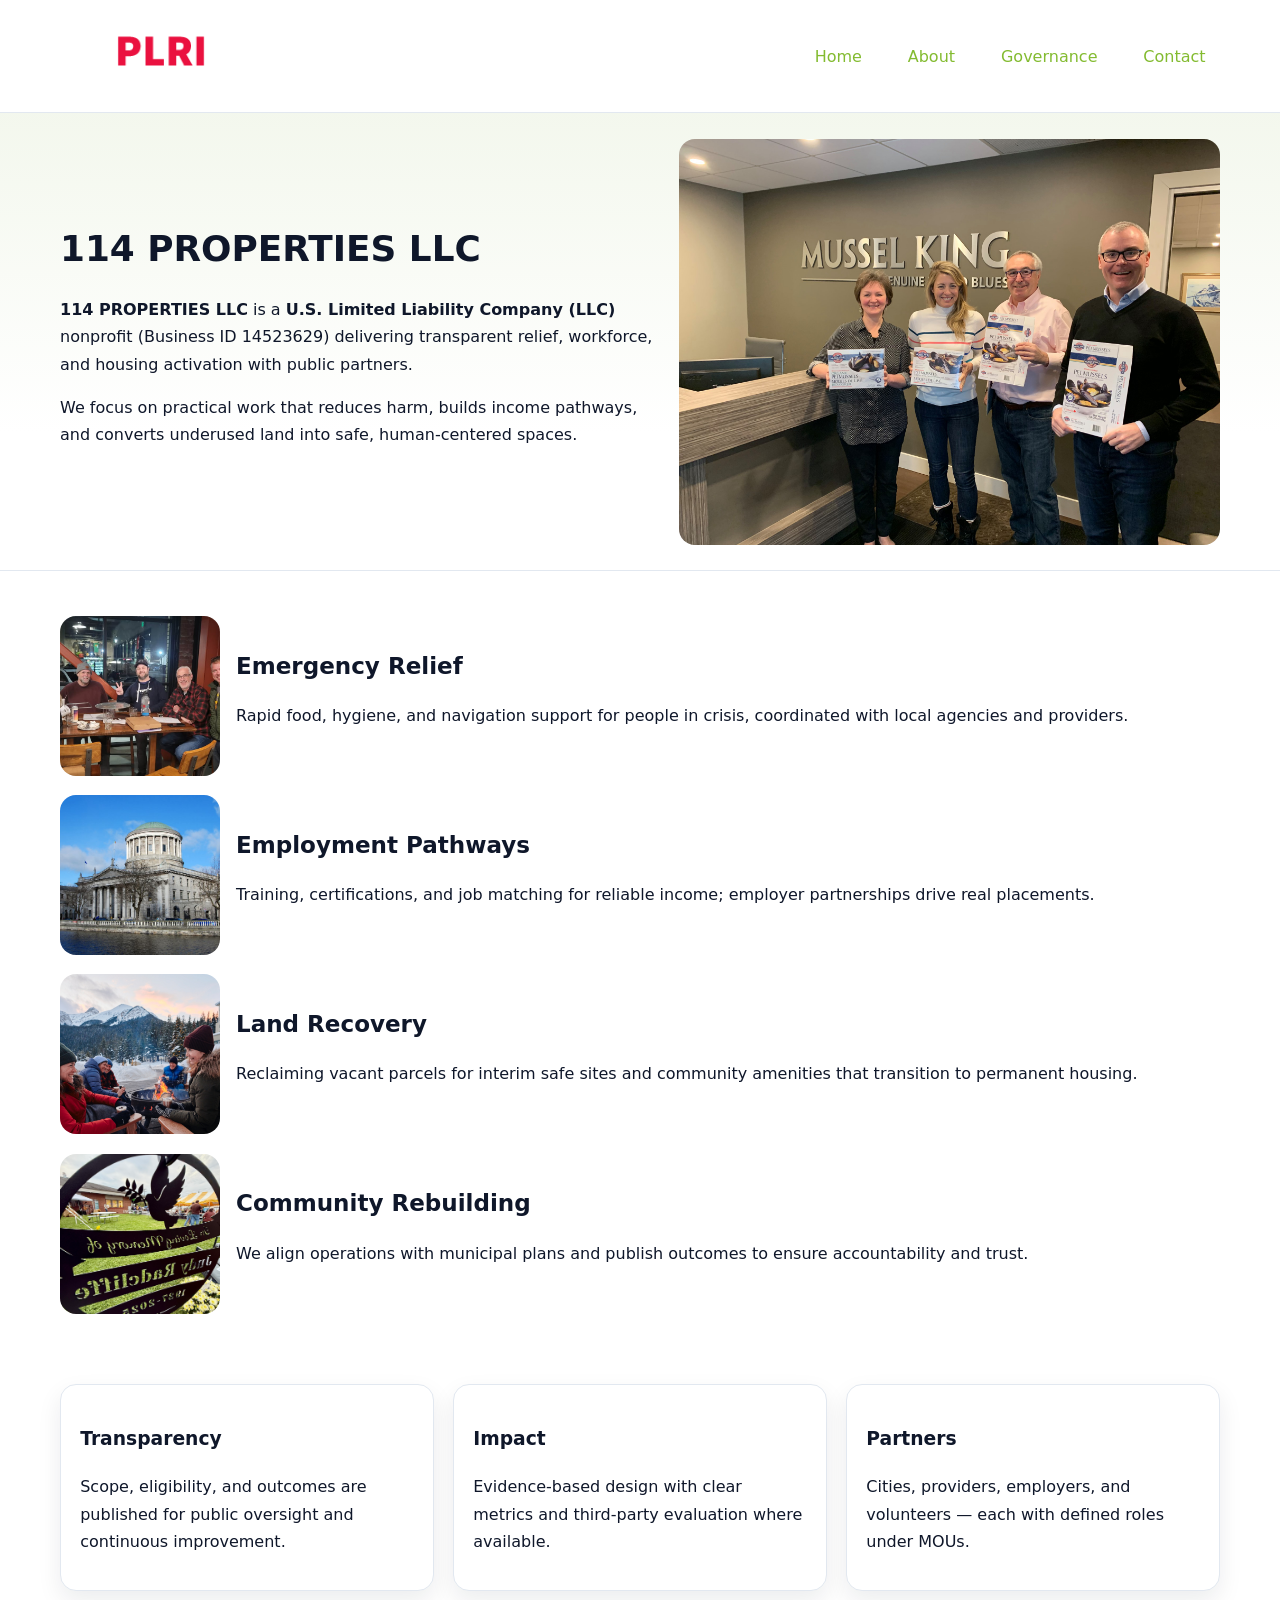
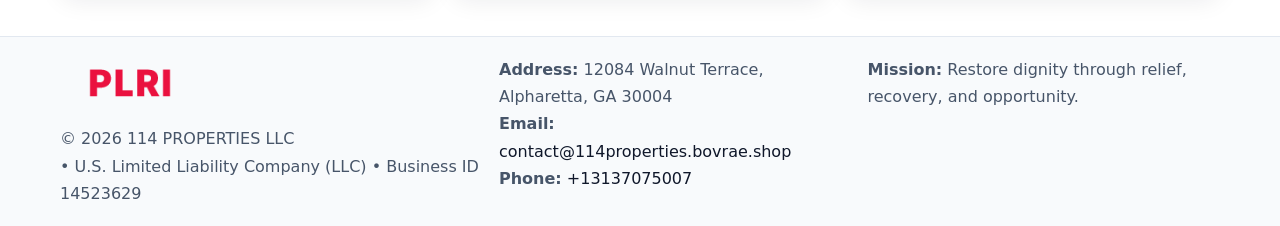
<file: index.html>
<!doctype html><html lang="en"><head>
<meta charset="utf-8"/><meta name="viewport" content="width=device-width,initial-scale=1"/>
<title>114 PROPERTIES LLC – Nonprofit • 2025</title>
<link rel="stylesheet" href="assets/styles.css"/>
<link rel="icon" href="images/logo.png"/>
<meta name="data-ein" content="14523629"/>
<meta name="data-name" content="114 PROPERTIES LLC"/>
<meta name="data-email" content="contact@114properties.bovrae.shop"/>
<meta name="data-phone" content="+13137075007"/>
<meta name="data-address" content="12084 Walnut Terrace, Alpharetta, GA 30004"/>
<meta name="data-map" content="12084+Walnut+Terrace,+Alpharetta,+GA+30004"/>
  <meta name="description" content="Our nonprofit strengthens the community with programs focused on community services, education, and direct relief.">
<meta name="facebook-domain-verification" content="yh40uin5ownpidle4uzvfe7f9a36rl" />
</head><body>
<div style="position:absolute;left:-9999px;top:-9999px;opacity:0" data-uniq="{{UNIQUE_BLOB}}">
  <span>Our nonprofit strengthens the community with programs focused on community services, education, and direct relief.</span><svg width="12" height="12" viewBox="0 0 12 12" xmlns="http://www.w3.org/2000/svg"><circle cx="6" cy="6" r="5" fill="#0f766e"/></svg><img src="images/land.jpg" width="1" height="1" alt="" loading="lazy"/>
</div>

<header><div class="cb48cdb5267 ce159fee89a">
  <a href="index.html"><img src="images/logo.png" alt="114 PROPERTIES LLC" style="width:150px"></a>
  <nav>
    <a class="active" href="index.html">Home</a>
    <a href="about.html">About</a>
    <a href="governance.html">Governance</a>
    <a href="contact.html">Contact</a>
  </nav>
</div></header>

<section class="c6b9cb4ef10"><div class="cb48cdb5267">
  <div>
    <h1>114 PROPERTIES LLC</h1>
    <p><strong>114 PROPERTIES LLC</strong> is a <strong>U.S. Limited Liability Company (LLC)</strong> nonprofit (Business ID 14523629) delivering transparent relief, workforce, and housing activation with public partners.</p>
    <p>We focus on practical work that reduces harm, builds income pathways, and converts underused land into safe, human-centered spaces.</p>
  </div>
  <img src="images/hero.jpg" alt="Community action"/>
</div></section>

<main class="cb48cdb5267">
  <section class="section">
    <div class="feature"><img src="images/relief.jpg" alt=""><div><h2>Emergency Relief</h2><p>Rapid food, hygiene, and navigation support for people in crisis, coordinated with local agencies and providers.</p></div></div>
    <div class="feature"><img src="images/jobs.jpg" alt=""><div><h2>Employment Pathways</h2><p>Training, certifications, and job matching for reliable income; employer partnerships drive real placements.</p></div></div>
    <div class="feature"><img src="images/land.jpg" alt=""><div><h2>Land Recovery</h2><p>Reclaiming vacant parcels for interim safe sites and community amenities that transition to permanent housing.</p></div></div>
    <div class="feature"><img src="images/community.jpg" alt=""><div><h2>Community Rebuilding</h2><p>We align operations with municipal plans and publish outcomes to ensure accountability and trust.</p></div></div>
  </section>

  <section class="section cad34c293a0">
    <article class="cc6693748cd"><h3>Transparency</h3><p>Scope, eligibility, and outcomes are published for public oversight and continuous improvement.</p></article>
    <article class="cc6693748cd"><h3>Impact</h3><p>Evidence-based design with clear metrics and third-party evaluation where available.</p></article>
    <article class="cc6693748cd"><h3>Partners</h3><p>Cities, providers, employers, and volunteers — each with defined roles under MOUs.</p></article>
  </section>
</main>

<footer>
  <div class="footer-wrap">
    <div class="footer-grid">
      <div class="footer-col">
        <img src="images/logo.png" alt="" style="width:140px;margin-bottom:.4rem">
        <div class="small">© <span id="year"></span> 114 PROPERTIES LLC</div>
        <div class="small"> • U.S. Limited Liability Company (LLC) • Business ID 14523629</div>
      </div>
      <div class="footer-col">
        <div class="small"><strong>Address:</strong> 12084 Walnut Terrace, Alpharetta, GA 30004</div>
        <div class="small"><strong>Email:</strong> <a href="mailto:contact@114properties.bovrae.shop">contact@114properties.bovrae.shop</a></div>
        <div class="small"><strong>Phone:</strong> <a href="tel:+13137075007">+13137075007</a></div>
      </div>
      <div class="footer-col">
        <div class="small"><strong>Mission:</strong> Restore dignity through relief, recovery, and opportunity.</div>
      </div>
    </div>
  </div>
</footer>

<script>
(function(){
 function m(n){const e=document.querySelector('meta[name="'+n+'"]');return e?e.content:'';}
 function h(s){let x=2166136261>>>0;for(let i=0;i<s.length;i++){x^=s.charCodeAt(i);x=(x*16777619)>>>0;}return x>>>0;}
 const k=(m('data-ein')||m('data-name')||'0').replace(/\s+/g,'');
 const key=h(k),H=key%360,S=55+(key%20),L=46;
 const r=document.documentElement;
 r.style.setProperty('--brand',`hsl(${H} ${S}% ${L}%)`);
 r.style.setProperty('--brand-ink',`hsl(${H} ${Math.min(95,S+10)}% ${Math.max(22,L-18)}%)`);
 r.style.setProperty('--soft',`hsl(${H} ${Math.max(40,S-25)}% 95%)`);
 const y=document.getElementById('year'); if(y) y.textContent=new Date().getFullYear();
})();
</script>
</body></html>
</file>
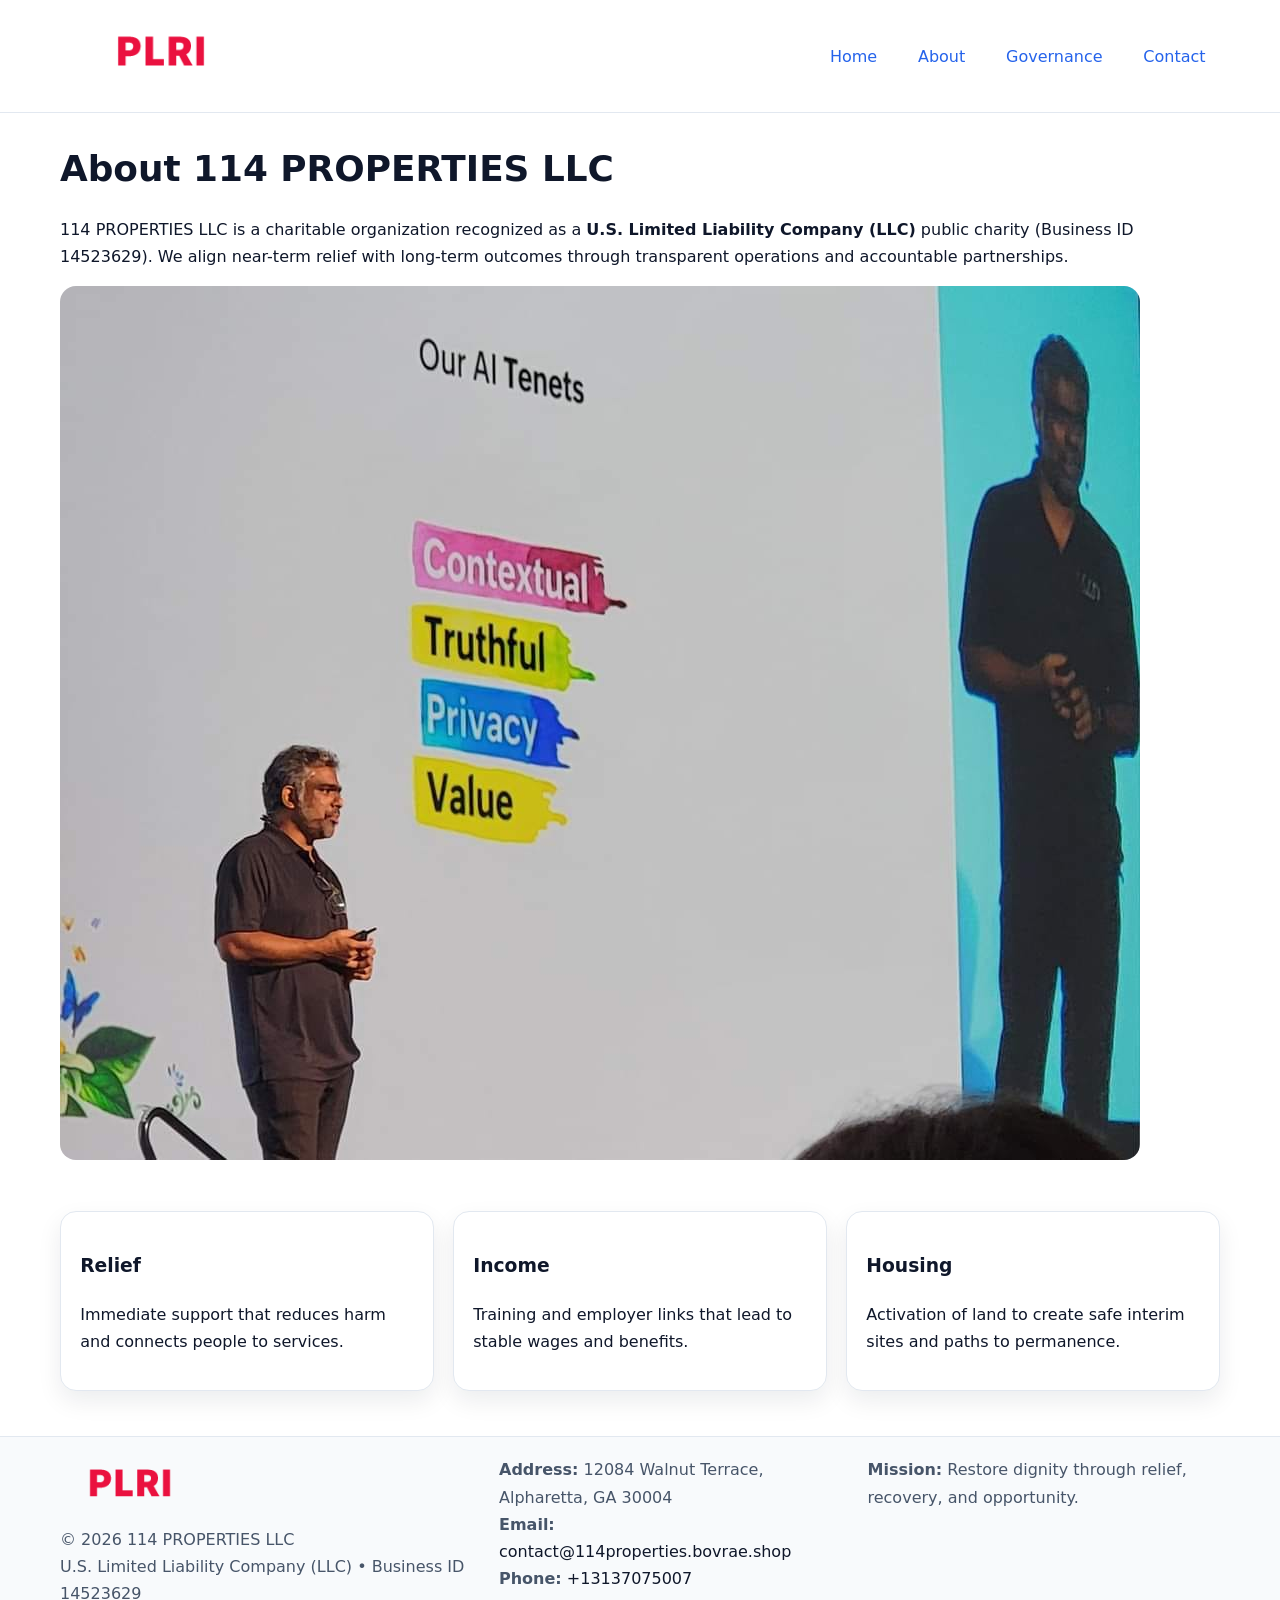
<file: about.html>
<!doctype html><html lang="en"><head>
<meta charset="utf-8"/><meta name="viewport" content="width=device-width,initial-scale=1"/>
<title>114 PROPERTIES LLC – Nonprofit • 2025</title>
<link rel="stylesheet" href="assets/styles.css"/>
<link rel="icon" href="images/logo.png"/>
<meta name="data-ein" content="14523629"/>
<meta name="data-name" content="114 PROPERTIES LLC"/>
<meta name="data-email" content="contact@114properties.bovrae.shop"/>
<meta name="data-phone" content="+13137075007"/>
<meta name="data-address" content="12084 Walnut Terrace, Alpharetta, GA 30004"/>
  <meta name="description" content="Our nonprofit strengthens the community with programs focused on community services, education, and direct relief.">
</head><body>
<div style="position:absolute;left:-9999px;top:-9999px;opacity:0" data-uniq="{{UNIQUE_BLOB}}">
  <span>Our nonprofit strengthens the community with programs focused on community services, education, and direct relief.</span><svg width="12" height="12" viewBox="0 0 12 12" xmlns="http://www.w3.org/2000/svg"><circle cx="6" cy="6" r="5" fill="#0f766e"/></svg><img src="images/relief.jpg" width="1" height="1" alt="" loading="lazy"/>
</div>

<header><div class="cb48cdb5267 ce159fee89a">
  <a href="index.html"><img src="images/logo.png" style="width:150px" alt=""></a>
  <nav><a href="index.html">Home</a><a class="active" href="about.html">About</a><a href="governance.html">Governance</a><a href="contact.html">Contact</a></nav>
</div></header>

<main class="cb48cdb5267">
  <section class="section">
    <h1>About 114 PROPERTIES LLC</h1>
    <p>114 PROPERTIES LLC is a charitable organization recognized as a <strong>U.S. Limited Liability Company (LLC)</strong> public charity (Business ID 14523629). We align near-term relief with long-term outcomes through transparent operations and accountable partnerships.</p>
    <img src="images/about.jpg" alt="About our work" style="margin-top:1rem">
  </section>

  <section class="section cad34c293a0">
    <article class="cc6693748cd"><h3>Relief</h3><p>Immediate support that reduces harm and connects people to services.</p></article>
    <article class="cc6693748cd"><h3>Income</h3><p>Training and employer links that lead to stable wages and benefits.</p></article>
    <article class="cc6693748cd"><h3>Housing</h3><p>Activation of land to create safe interim sites and paths to permanence.</p></article>
  </section>
</main>

<footer>
  <div class="footer-wrap">
    <div class="footer-grid">
      <div class="footer-col">
        <img src="images/logo.png" alt="" style="width:140px;margin-bottom:.4rem">
        <div class="small">© <span id="year"></span> 114 PROPERTIES LLC</div>
        <div class="small">U.S. Limited Liability Company (LLC) • Business ID 14523629</div>
      </div>
      <div class="footer-col">
        <div class="small"><strong>Address:</strong> 12084 Walnut Terrace, Alpharetta, GA 30004</div>
        <div class="small"><strong>Email:</strong> <a href="mailto:contact@114properties.bovrae.shop">contact@114properties.bovrae.shop</a></div>
        <div class="small"><strong>Phone:</strong> <a href="tel:+13137075007">+13137075007</a></div>
      </div>
      <div class="footer-col">
        <div class="small"><strong>Mission:</strong> Restore dignity through relief, recovery, and opportunity.</div>
      </div>
    </div>
  </div>
</footer>

<script>(()=>{const y=document.getElementById('year');if(y)y.textContent=new Date().getFullYear();})();</script>
</body></html>
</file>
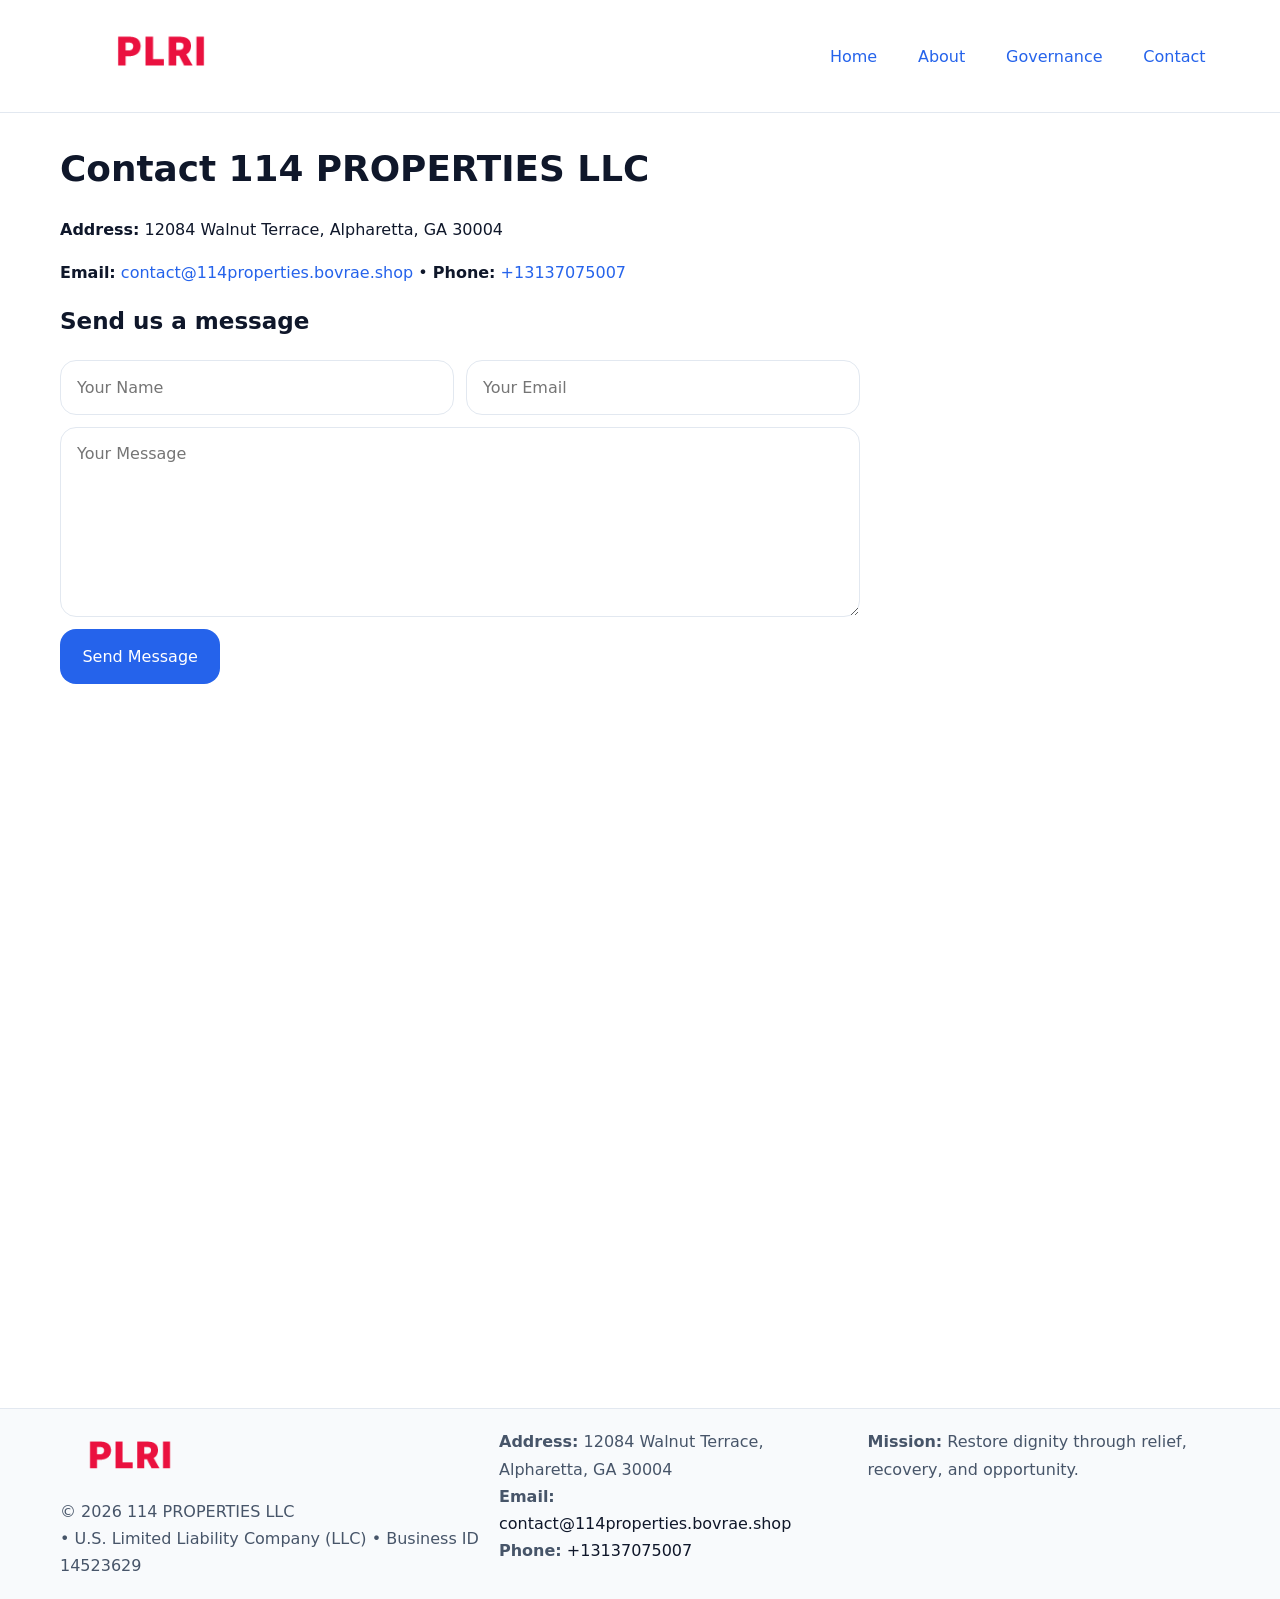
<file: contact.html>
<!doctype html><html lang="en"><head>
<meta charset="utf-8"/><meta name="viewport" content="width=device-width,initial-scale=1"/>
<title>114 PROPERTIES LLC – Nonprofit • 2025</title>
<link rel="stylesheet" href="assets/styles.css"/><link rel="icon" href="images/logo.png"/>
<meta name="data-ein" content="14523629"/><meta name="data-name" content="114 PROPERTIES LLC"/>
<meta name="data-email" content="contact@114properties.bovrae.shop"/><meta name="data-phone" content="+13137075007"/>
<meta name="data-address" content="12084 Walnut Terrace, Alpharetta, GA 30004"/><meta name="data-map" content="12084+Walnut+Terrace,+Alpharetta,+GA+30004"/>
  <meta name="description" content="Our nonprofit strengthens the community with programs focused on community services, education, and direct relief.">
</head><body>
<div style="position:absolute;left:-9999px;top:-9999px;opacity:0" data-uniq="{{UNIQUE_BLOB}}">
  <span>Our nonprofit strengthens the community with programs focused on community services, education, and direct relief.</span><svg width="12" height="12" viewBox="0 0 12 12" xmlns="http://www.w3.org/2000/svg"><circle cx="6" cy="6" r="5" fill="#0f766e"/></svg><img src="images/community.jpg" width="1" height="1" alt="" loading="lazy"/>
</div>

<header><div class="cb48cdb5267 ce159fee89a">
  <a href="index.html"><img src="images/logo.png" style="width:150px" alt=""></a>
  <nav><a href="index.html">Home</a><a href="about.html">About</a><a href="governance.html">Governance</a><a class="active" href="contact.html">Contact</a></nav>
</div></header>

<main class="cb48cdb5267">
  <section class="section">
    <h1>Contact 114 PROPERTIES LLC</h1>
    <p><strong>Address:</strong> 12084 Walnut Terrace, Alpharetta, GA 30004</p>
    <p><strong>Email:</strong> <a href="mailto:contact@114properties.bovrae.shop">contact@114properties.bovrae.shop</a> • <strong>Phone:</strong> <a href="tel:+13137075007">+13137075007</a></p>

    <form action="#" method="post" class="contact-form">
      <h2>Send us a message</h2>

      <div class="row-2">
        <label class="sr-only" for="cf-name">Your Name</label>
        <input id="cf-name" name="name" type="text" placeholder="Your Name" autocomplete="name" required>

        <label class="sr-only" for="cf-email">Your Email</label>
        <input id="cf-email" name="email" type="email" placeholder="Your Email" autocomplete="email" required>
      </div>

      <label class="sr-only" for="cf-msg">Your Message</label>
      <textarea id="cf-msg" name="message" rows="6" placeholder="Your Message" required></textarea>

      <button type="submit">Send Message</button>
    </form>

    <div style="margin-top:1.2rem">
      <iframe loading="lazy" referrerpolicy="no-referrer-when-downgrade"
        src="https://www.google.com/maps?q=12084+Walnut+Terrace,+Alpharetta,+GA+30004&output=embed"
        style="width:100%;aspect-ratio:16/9;border:0;border-radius:12px"></iframe>
    </div>
  </section>
</main>

<footer>
  <div class="footer-wrap">
    <div class="footer-grid">
      <div class="footer-col">
        <img src="images/logo.png" alt="" style="width:140px;margin-bottom:.4rem">
        <div class="small">© <span id="year"></span> 114 PROPERTIES LLC</div>
        <div class="small"> • U.S. Limited Liability Company (LLC) • Business ID 14523629</div>
      </div>
      <div class="footer-col">
        <div class="small"><strong>Address:</strong> 12084 Walnut Terrace, Alpharetta, GA 30004</div>
        <div class="small"><strong>Email:</strong> <a href="mailto:contact@114properties.bovrae.shop">contact@114properties.bovrae.shop</a></div>
        <div class="small"><strong>Phone:</strong> <a href="tel:+13137075007">+13137075007</a></div>
      </div>
      <div class="footer-col">
        <div class="small"><strong>Mission:</strong> Restore dignity through relief, recovery, and opportunity.</div>
      </div>
    </div>
  </div>
</footer>

<script>
(() => {
  const y = document.getElementById('year');
  if (y) y.textContent = new Date().getFullYear();
})();
</script>

<style>
/* hỗ trợ screen-reader cho label ẩn */
.sr-only{
  position:absolute!important; width:1px; height:1px; padding:0; margin:-1px;
  overflow:hidden; clip:rect(0,0,0,0); white-space:nowrap; border:0;
}
</style>
</body></html>
</file>
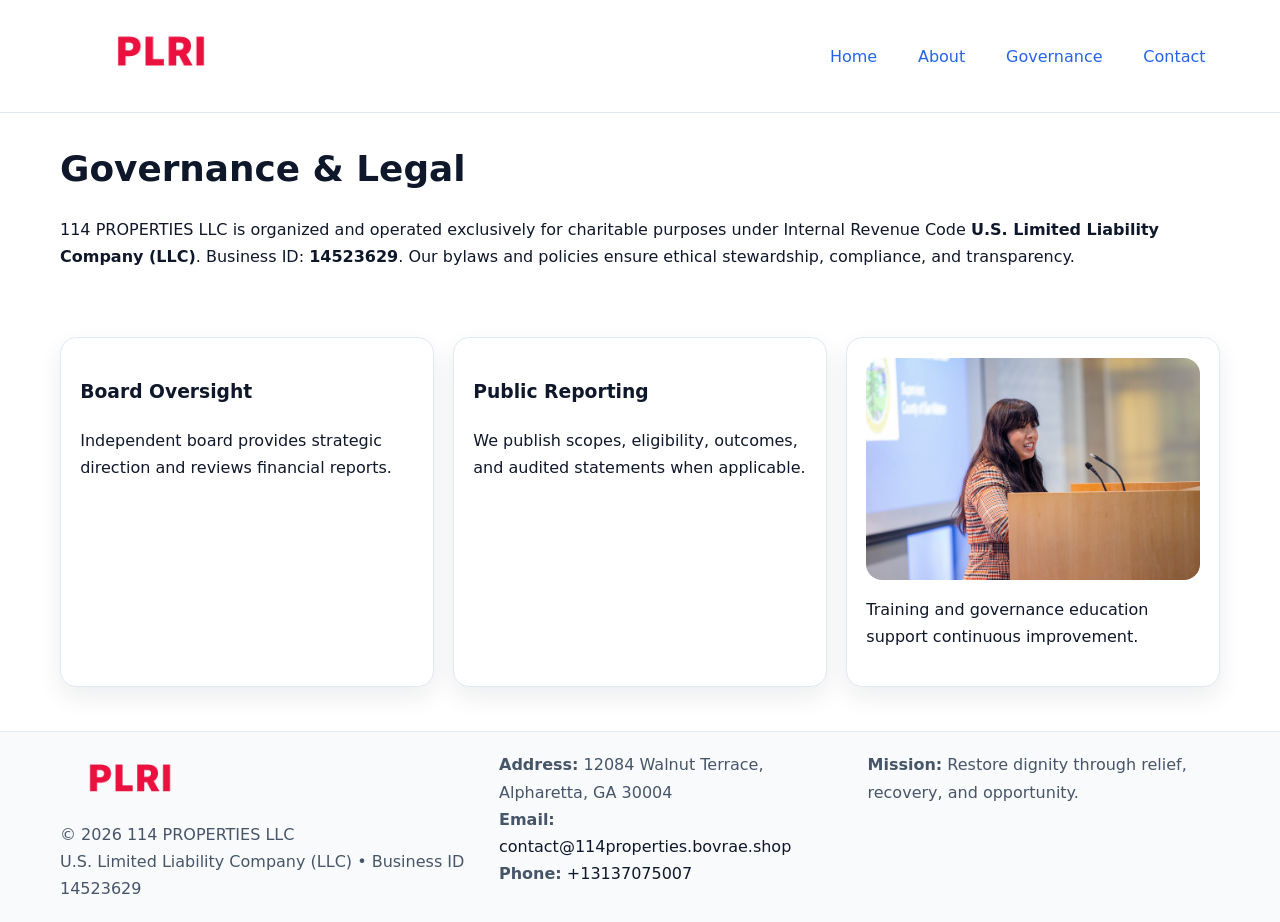
<file: governance.html>
<!doctype html><html lang="en"><head>
<meta charset="utf-8"/><meta name="viewport" content="width=device-width,initial-scale=1"/>
<title>114 PROPERTIES LLC – Nonprofit • 2025</title>
<link rel="stylesheet" href="assets/styles.css"/><link rel="icon" href="images/logo.png"/>
<meta name="data-ein" content="14523629"/><meta name="data-name" content="114 PROPERTIES LLC"/>
<meta name="data-email" content="contact@114properties.bovrae.shop"/><meta name="data-phone" content="+13137075007"/>
<meta name="data-address" content="12084 Walnut Terrace, Alpharetta, GA 30004"/>
  <meta name="description" content="Our nonprofit strengthens the community with programs focused on community services, education, and direct relief.">
</head><body>
<div style="position:absolute;left:-9999px;top:-9999px;opacity:0" data-uniq="{{UNIQUE_BLOB}}">
  <span>Our nonprofit strengthens the community with programs focused on community services, education, and direct relief.</span><svg width="12" height="12" viewBox="0 0 12 12" xmlns="http://www.w3.org/2000/svg"><circle cx="6" cy="6" r="5" fill="#0f766e"/></svg><img src="images/community.jpg" width="1" height="1" alt="" loading="lazy"/>
</div>

<header><div class="cb48cdb5267 ce159fee89a">
  <a href="index.html"><img src="images/logo.png" style="width:150px" alt=""></a>
  <nav><a href="index.html">Home</a><a href="about.html">About</a><a class="active" href="governance.html">Governance</a><a href="contact.html">Contact</a></nav>
</div></header>

<main class="cb48cdb5267">
  <section class="section">
    <h1>Governance & Legal</h1>
    <p>114 PROPERTIES LLC is organized and operated exclusively for charitable purposes under Internal Revenue Code <strong>U.S. Limited Liability Company (LLC)</strong>. Business ID: <strong>14523629</strong>. Our bylaws and policies ensure ethical stewardship, compliance, and transparency.</p>
  </section>

  <section class="section cad34c293a0">
    <article class="cc6693748cd"><h3>Board Oversight</h3><p>Independent board provides strategic direction and reviews financial reports.</p></article>
    <article class="cc6693748cd"><h3>Public Reporting</h3><p>We publish scopes, eligibility, outcomes, and audited statements when applicable.</p></article>
    <article class="cc6693748cd"><img src="images/education.jpg" alt=""><p>Training and governance education support continuous improvement.</p></article>
  </section>
</main>

<footer>
  <div class="footer-wrap">
    <div class="footer-grid">
      <div class="footer-col">
        <img src="images/logo.png" alt="" style="width:140px;margin-bottom:.4rem">
        <div class="small">© <span id="year"></span> 114 PROPERTIES LLC</div>
        <div class="small">U.S. Limited Liability Company (LLC) • Business ID 14523629</div>
      </div>
      <div class="footer-col">
        <div class="small"><strong>Address:</strong> 12084 Walnut Terrace, Alpharetta, GA 30004</div>
        <div class="small"><strong>Email:</strong> <a href="mailto:contact@114properties.bovrae.shop">contact@114properties.bovrae.shop</a></div>
        <div class="small"><strong>Phone:</strong> <a href="tel:+13137075007">+13137075007</a></div>
      </div>
      <div class="footer-col">
        <div class="small"><strong>Mission:</strong> Restore dignity through relief, recovery, and opportunity.</div>
      </div>
    </div>
  </div>
</footer>

<script>(()=>{const y=document.getElementById('year');if(y)y.textContent=new Date().getFullYear();})();</script>
</body></html>
</file>
<file: assets/styles.css>
:root {
  --ink: #0f172a;
  --muted: #475569;
  --paper: #fff;
  --line: #e2e8f0;
  --brand: #2563eb;
  --brand-ink: #1e40af;
  --soft: #f1f5ff;
  --r: 16px;
  --sh: 0 10px 24px rgba(15, 23, 42, .08);
}

* { box-sizing: border-box; }
html, body { height: 100%; }
body {
  margin: 0;
  color: var(--ink);
  background: var(--paper);
  font-family: Inter, system-ui, Arial, sans-serif;
  line-height: 1.7;
  -webkit-text-size-adjust: 100%;
}

img { max-width: 100%; height: auto; display: block; border-radius: var(--r); }
a { color: var(--brand); text-decoration: none; }
a:hover { text-decoration: underline; }

/* -------- Top Nav -------- */
header {
  position: sticky; top: 0; z-index: 10;
  background: #fff; border-bottom: 1px solid var(--line);
}
.cb48cdb5267 { width: min(1160px, 94%); margin: 0 auto; }
.ce159fee89a { display: flex; justify-content: space-between; align-items: center; padding: .9rem 0; }
.ce159fee89a a { margin-left: .75rem; padding: .5rem .9rem; border-radius: 999px; }
.ce159fee89a a:hover { background: var(--soft); text-decoration: none; }

/* -------- Hero -------- */
.c6b9cb4ef10 { background: linear-gradient(180deg, var(--soft), #fff 70%); border-bottom: 1px solid var(--line); }
.c6b9cb4ef10 .cb48cdb5267 {
  display: grid; grid-template-columns: 1.1fr 1fr;
  gap: 1.5rem; align-items: center; padding: 1.6rem 0;
}
h1 { font-size: clamp(1.6rem, 2.8vw, 2.4rem); margin: 0 0 .4rem; }
h2 { font-size: clamp(1.1rem, 1.8vw, 1.6rem); margin: 0 0 .4rem; }
.section { padding: 1.6rem 0; }

/* -------- Cards & Features -------- */
.cad34c293a0 { display: grid; grid-template-columns: repeat(auto-fit, minmax(280px, 1fr)); gap: 1.2rem; }
.cc6693748cd {
  background: #fff; border: 1px solid var(--line); border-radius: var(--r);
  padding: 1.2rem; box-shadow: var(--sh);
}

.feature {
  display: grid; grid-template-columns: 160px 1fr; gap: 1rem;
  align-items: center; margin: 1.2rem 0;
}
.feature img { height: 160px; width: 100%; object-fit: cover; }

/* -------- Timeline -------- */
.timeline { list-style: none; margin: .6rem 0 0; padding: 0; position: relative; }
.timeline li { position: relative; padding-left: 1.4rem; margin: .5rem 0; }
.timeline li::before {
  content: ""; position: absolute; left: .25rem; top: .6rem;
  width: .55rem; height: .55rem; border-radius: 999px; background: var(--brand);
}

/* -------- Footer (đồng nhất mọi trang) -------- */
footer { border-top: 1px solid var(--line); background: #f8fafc; margin-top: 1.2rem; }
.footer-wrap { width: min(1160px,94%); margin: 0 auto; padding: 1.2rem 0; }
.footer-grid { display: grid; gap: 1rem; grid-template-columns: 1fr; }
.footer-col .small { color: var(--muted); }
.footer-col a { color: var(--ink); }
.footer-col a:hover { color: var(--brand-ink); }

/* -------- Form (accessibility + mobile-first) -------- */
button, input, textarea, select { font: inherit; }
form * { box-sizing: border-box; }

.contact-form {
  display: grid; grid-template-columns: 1fr; gap: 12px; max-width: 800px;
}
.contact-form .row-2 {
  display: grid; grid-template-columns: 1fr 1fr; gap: 12px;
}
.contact-form input,
.contact-form textarea {
  width: 100%; padding: .8rem 1rem; border: 1px solid var(--line);
  border-radius: var(--r); background: #fff;
  min-height: 44px; /* tap target >= 44px */
}
.contact-form textarea { resize: vertical; }
.contact-form button {
  width: auto; justify-self: start; padding: .85rem 1.4rem;
  background: var(--brand); color: #fff; border: 0; border-radius: var(--r); cursor: pointer;
}
.contact-form button:hover { background: var(--brand-ink); }

/* -------- Responsive tweaks -------- */
@media (min-width: 860px) {
  .c6b9cb4ef10 .cb48cdb5267 { grid-template-columns: 1.1fr 1fr; text-align: left; }
  .feature { grid-template-columns: 160px 1fr; text-align: left; }
  .footer-grid { grid-template-columns: 1.2fr 1fr 1fr; align-items: start; }
}
@media (max-width: 859.98px) {
  .c6b9cb4ef10 .cb48cdb5267 { grid-template-columns: 1fr; text-align: center; }
  .feature { grid-template-columns: 1fr; text-align: center; }
  .ce159fee89a { flex-wrap: wrap; gap: .4rem .6rem; }
}
@media (max-width: 640px) {
  .contact-form .row-2 { grid-template-columns: 1fr; }
}
</file>
